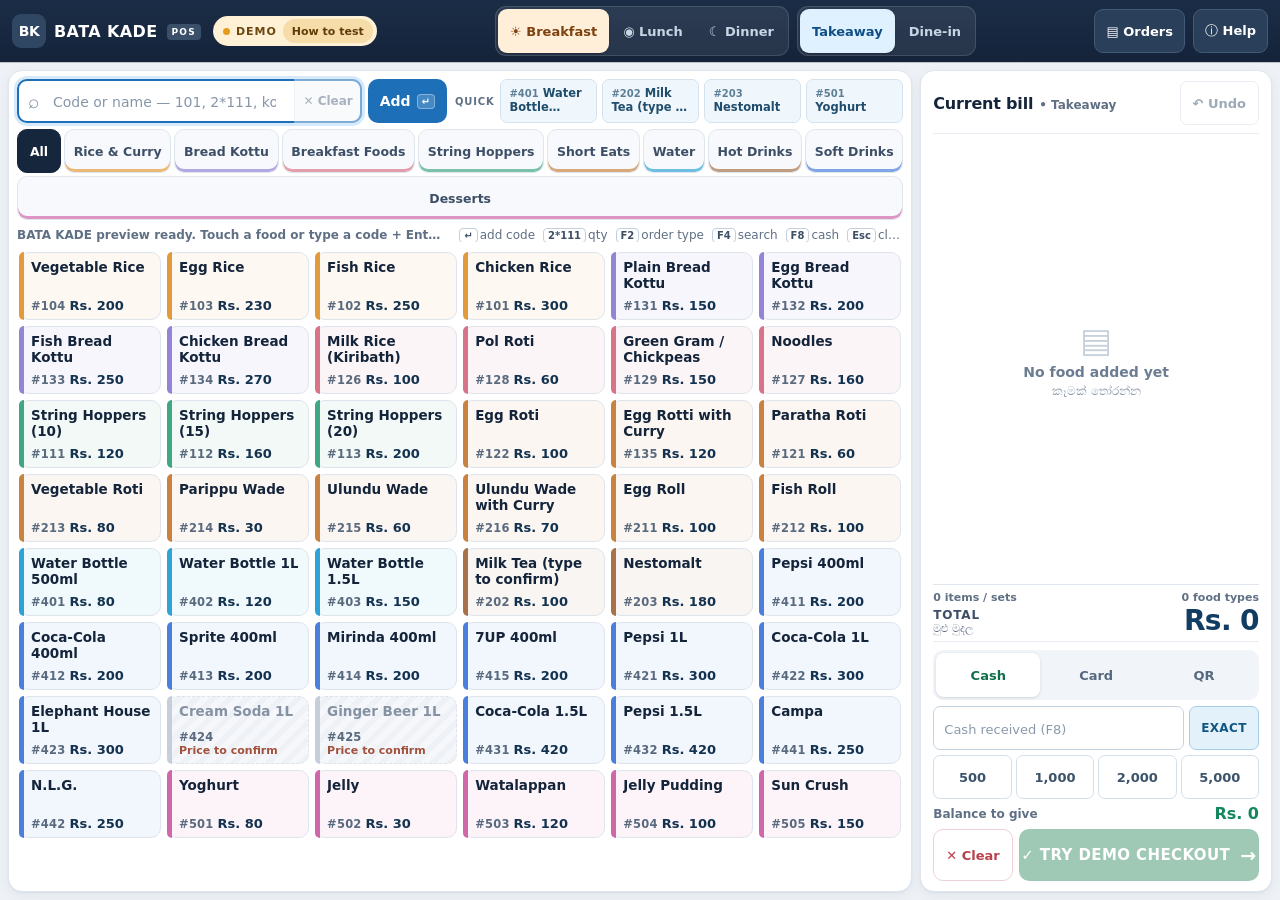
<file: preview/index.html>
<!DOCTYPE html>
<html lang="en">
<head>
  <meta charset="UTF-8" />
  <meta name="viewport" content="width=device-width, initial-scale=1.0" />
  <meta name="theme-color" content="#16263c" />
  <meta name="robots" content="noindex,nofollow,noarchive" />
  <title>BATA KADE | Touchscreen POS Preview</title>
  <link rel="icon" type="image/svg+xml" href="./favicon.svg" />
  <link rel="stylesheet" href="./style.css?v=compact-1" />
</head>
<body>
  <div class="app-shell">
    <header class="app-header">
      <div class="brand" title="BATA KADE POS • Touch &amp; keyboard ordering">
        <div class="brand-mark">BK</div>
        <div class="brand-name">BATA KADE <span>POS</span></div>
      </div>
      <div id="demo-banner" class="demo-pill-head" title="Owner menu updated 17 Nov 2026. DEMO only — no real orders or payments.">
        <span class="demo-dot" aria-hidden="true"></span><strong>DEMO</strong><span class="demo-text">No real orders or payments</span>
        <button id="banner-owner" type="button">How to test</button>
      </div>

      <div class="head-controls">
        <div class="seg meal-switch" role="group" aria-label="Meal menu (කෑම වේල)">
          <button class="seg-btn meal-btn active" data-meal="breakfast" aria-pressed="true"><span aria-hidden="true">☀</span> Breakfast</button>
          <button class="seg-btn meal-btn" data-meal="lunch" aria-pressed="false"><span aria-hidden="true">◉</span> Lunch</button>
          <button class="seg-btn meal-btn" data-meal="dinner" aria-pressed="false"><span aria-hidden="true">☾</span> Dinner</button>
        </div>
        <div class="seg service-switch" role="group" aria-label="Order type (F2)">
          <button class="seg-btn service-btn active" data-service="Takeaway" aria-pressed="true">Takeaway</button>
          <button class="seg-btn service-btn" data-service="Dine-in" aria-pressed="false">Dine-in</button>
        </div>
        <div id="table-area" class="table-number hidden"><label for="table-no">Table</label><input id="table-no" type="text" inputmode="numeric" maxlength="10" placeholder="No." /></div>
      </div>

      <div class="header-actions">
        <span class="local-indicator" hidden></span>
        <span id="clock" class="clock">--:--</span>
        <button class="header-button" id="open-orders" title="Previous orders"><span aria-hidden="true">▤</span> <span class="hb-label">Orders</span></button>
        <button class="header-button" id="open-owner" title="How to test this preview"><span aria-hidden="true">ⓘ</span> <span class="hb-label">Help</span></button>
      </div>
    </header>

    <main class="workspace">
      <section class="catalog" aria-label="Food selection">
        <div class="catalog-top">
          <div class="search-row">
            <form id="code-form" class="code-form" autocomplete="off" role="search">
              <div class="search-field">
                <span class="search-icon" aria-hidden="true">⌕</span>
                <input id="code-input" type="text" inputmode="text" placeholder="Code or name — 101, 2*111, kottu" aria-label="Food code, quantity times code, or food name" aria-describedby="search-status" spellcheck="false" />
                <button type="button" id="clear-search" class="clear-search" aria-label="Clear search and category" title="Clear search (Esc)"><span aria-hidden="true">✕</span><span class="clear-label">Clear</span></button>
              </div>
              <button type="submit" class="add-code-button" title="Add code (Enter)">Add <kbd>↵</kbd></button>
            </form>
            <div class="quick-extras" aria-label="Quick picks"><span class="quick-extras-title">Quick</span><div id="quick-extras-buttons" class="quick-extras-buttons"></div></div>
          </div>
          <nav id="category-filters" class="category-filters" aria-label="Food categories"></nav>
          <div class="status-line">
            <div class="feedback-line" id="feedback" aria-live="polite">Loading menu…</div>
            <div id="search-status" class="search-status" role="status" aria-live="polite"></div>
          </div>
        </div>
        <div id="menu-scroll" class="menu-scroll">
          <div id="menu-groups"></div>
        </div>
      </section>

      <aside class="bill-panel" id="bill-panel" aria-label="Current bill">
        <div class="bill-head">
          <div class="bill-title"><h2>Current bill</h2><span id="bill-mode" class="bill-mode">• Takeaway</span></div>
          <button class="undo-button" id="undo-button" disabled title="Undo last change">↶ Undo</button>
        </div>
        <div id="bill-items" class="bill-items"><div class="empty-cart"><div class="empty-icon">▤</div><strong>No food added yet</strong><span>කෑමක් තෝරන්න</span></div></div>
        <div class="bill-summary">
          <div class="summary-counts"><span id="bill-units">0 items</span><span id="bill-lines">0 types</span></div>
          <div class="total-row"><div class="total-label">TOTAL<small>මුළු මුදල</small></div><div id="bill-total" class="total-number">Rs. 0</div></div>
        </div>
        <div class="pay-section">
          <div class="payment-tabs" role="group" aria-label="Payment method">
            <button class="payment-btn active" data-payment="Cash">Cash</button>
            <button class="payment-btn" data-payment="Card">Card</button>
            <button class="payment-btn" data-payment="QR">QR</button>
          </div>
          <div id="cash-box" class="cash-box">
            <div class="cash-top">
              <label for="cash-received" class="sr-only">Cash received (Rs.)</label>
              <input id="cash-received" type="number" min="0" step="1" placeholder="Cash received (F8)" inputmode="numeric" />
              <button id="exact-cash" class="exact-btn" type="button">EXACT</button>
            </div>
            <div class="cash-presets"><button data-tender="500">500</button><button data-tender="1000">1,000</button><button data-tender="2000">2,000</button><button data-tender="5000">5,000</button></div>
            <div class="change-line"><span>Balance to give</span><strong id="change-amount">Rs. 0</strong></div>
          </div>
          <div id="external-warning" class="external-warning hidden">Demo only: Card / QR selection simulates checkout. No payment is processed.</div>
          <div class="checkout-row">
            <button class="cancel-btn" id="cancel-btn" title="Clear current order">✕ <span>Clear</span></button>
            <button class="complete-btn" id="complete-btn" disabled>✓ TRY DEMO CHECKOUT <span>→</span></button>
          </div>
        </div>
      </aside>
    </main>

    <button type="button" id="mobile-bill-bar" class="mobile-bill-bar" aria-controls="bill-panel"><span id="mobile-bill-count">0 items</span><strong id="mobile-bill-total">Rs. 0</strong><span class="mbb-go">Bill ↓</span></button>
  </div>

  <div id="modal-backdrop" class="modal-backdrop hidden" role="presentation"><div id="modal-content" class="modal" role="dialog" aria-modal="true" aria-label="Dialog"></div></div>
  <div id="toast" class="toast hidden" role="status"></div>
  <script src="./demo-api.js?v=owner-menu-1" defer></script>
  <script src="./app.js?v=compact-1" defer></script>
</body>
</html>
</file>
<file: preview/style.css>
/* BATA KADE POS preview — compact cashier layout (dependency-free) */
:root{
  --ink:#14243a;--ink-2:#3d4f66;--muted:#5f6f84;--line:#dfe6ee;--line-2:#e9eef4;
  --bg:#eef2f7;--panel:#ffffff;--navy:#16263c;--navy-2:#22364f;
  --accent:#1d6fb8;--accent-ink:#0f4f86;--ok:#14875c;--ok-2:#0f6f4b;--ok-bg:#e5f6ee;
  --warn-bg:#fff3dc;--warn-ink:#7a5112;--danger:#b8404a;
  --r-sm:7px;--r:10px;--r-lg:14px;
  --shadow:0 1px 2px rgba(20,36,58,.06),0 4px 14px rgba(20,36,58,.05);
  --tile-h:68px;--tile-min:124px;--gap:6px;--touch:44px;
  font-family:"Segoe UI","Nirmala UI","Iskoola Pota",system-ui,-apple-system,Arial,sans-serif;
  color:var(--ink);background:var(--bg);font-synthesis:none;-webkit-tap-highlight-color:transparent;
}
*{box-sizing:border-box}
html,body{margin:0;height:100%;overflow:hidden;background:var(--bg)}
button,input{font:inherit;color:inherit}
button{cursor:pointer;touch-action:manipulation}
button:disabled{cursor:not-allowed;opacity:.5}
button:focus-visible,input:focus-visible{outline:3px solid #3a9ae6;outline-offset:2px}
.hidden{display:none!important}
.sr-only{position:absolute;width:1px;height:1px;overflow:hidden;clip:rect(0 0 0 0);white-space:nowrap}
kbd{font-family:inherit;font-size:10px;font-weight:800;border:1px solid #c3cfdc;background:#fff;border-radius:4px;padding:1px 4px;color:var(--ink-2)}

.app-shell{height:100dvh;min-height:560px;display:flex;flex-direction:column}

/* ---------- Header: brand, demo label, meal + order type, actions ---------- */
.app-header{flex:none;min-height:56px;display:flex;align-items:center;gap:12px;padding:6px 12px;
  background:linear-gradient(180deg,#1b2d46,#14233a);color:#fff;box-shadow:0 1px 0 rgba(0,0,0,.2)}
.brand{display:flex;align-items:center;gap:8px;flex:none}
.brand-mark{width:34px;height:34px;border-radius:9px;background:#2f4762;display:grid;place-items:center;font-weight:900;font-size:14px;letter-spacing:-.5px}
.brand-name{font-size:16px;font-weight:900;letter-spacing:.4px;white-space:nowrap}
.brand-name span{font-size:9px;background:#3a5069;padding:3px 5px;border-radius:4px;margin-left:3px;vertical-align:middle;letter-spacing:1.2px}
.demo-pill-head{flex:none;display:flex;align-items:center;gap:6px;background:#fff1d6;color:#6b4710;border-radius:999px;padding:3px 4px 3px 10px;font-size:12px;min-height:30px}
.demo-pill-head strong{font-size:11px;letter-spacing:1px}
.demo-dot{width:7px;height:7px;border-radius:50%;background:#e89a1c}
.demo-pill-head button{border:0;background:#f6dca8;color:#5f3d08;border-radius:999px;font-size:11px;font-weight:800;padding:4px 9px;min-height:24px}
.demo-pill-head button:hover{background:#efcd88}
.head-controls{display:flex;align-items:center;gap:8px;flex:1;min-width:0;justify-content:center}
.seg{display:flex;background:rgba(255,255,255,.08);border:1px solid rgba(255,255,255,.12);border-radius:11px;padding:2px;gap:2px}
.seg-btn{border:0;background:transparent;color:#c9d6e5;min-height:var(--touch);padding:0 12px;border-radius:9px;font-size:13px;font-weight:750;white-space:nowrap;transition:background .12s,color .12s}
.seg-btn:hover{background:rgba(255,255,255,.08);color:#fff}
.meal-btn.active{background:#ffefd9;color:#7d420f;box-shadow:0 1px 2px rgba(0,0,0,.2)}
.service-btn.active{background:#dff0ff;color:#0f4f86;box-shadow:0 1px 2px rgba(0,0,0,.2)}
.table-number{display:flex;align-items:center;gap:6px;font-size:12px;font-weight:800;color:#dbe6f2}
.table-number input{width:64px;height:var(--touch);border:1px solid #4a6280;background:#fff;color:var(--ink);border-radius:8px;padding:0 8px;font-weight:800;font-size:15px}
.header-actions{display:flex;align-items:center;gap:8px;flex:none}
.clock{font-weight:800;font-size:14px;font-variant-numeric:tabular-nums;white-space:nowrap;color:#dbe6f2;padding:0 4px}
.header-button{background:#2a3f59;color:#fff;border:1px solid #435a76;border-radius:9px;min-height:var(--touch);min-width:var(--touch);padding:0 11px;font-weight:700;font-size:13px}
.header-button:hover{background:#36506f}

/* ---------- Workspace: 72% products / 28% bill ---------- */
.workspace{flex:1;min-height:0;display:grid;grid-template-columns:minmax(0,72fr) minmax(318px,28fr);gap:8px;padding:8px}
.catalog,.bill-panel{min-width:0;min-height:0;background:var(--panel);border:1px solid var(--line);border-radius:var(--r-lg);box-shadow:var(--shadow)}
.catalog{display:flex;flex-direction:column;padding:8px 8px 0;overflow:hidden}
.catalog-top{flex:none;display:flex;flex-direction:column;gap:6px;padding-bottom:0}

/* Search */
.search-row{display:flex;gap:8px;align-items:center;min-width:0}
.code-form{display:flex;gap:6px;flex:0 1 430px;min-width:240px}
.search-field{position:relative;flex:1;min-width:0}
.search-icon{position:absolute;left:11px;top:50%;transform:translateY(-52%);font-size:19px;color:#7d8da2;pointer-events:none}
.code-form input{height:var(--touch);width:100%;border:2px solid #b8c7d8;border-radius:var(--r);padding:0 84px 0 34px;font-size:17px;font-weight:700;letter-spacing:.3px;background:#fff;transition:border-color .12s,box-shadow .12s}
.code-form input::placeholder{font-weight:500;color:#8796a9;font-size:14px;letter-spacing:0}
.code-form input:focus{border-color:var(--accent);outline:none;box-shadow:0 0 0 3px #d6eafc}
.clear-search{position:absolute;right:0;top:0;height:var(--touch);min-width:var(--touch);border:0;border-left:1px solid #dbe4ee;border-radius:0 var(--r) var(--r) 0;background:#f1f5f9;color:#3f556e;font-size:12px;font-weight:800;display:flex;align-items:center;gap:4px;padding:0 9px}
.clear-search:hover{background:#e1e9f2}
.clear-search[data-empty="true"]{opacity:.45}
.add-code-button{flex:none;min-width:72px;height:var(--touch);border:0;border-radius:var(--r);background:var(--accent);color:#fff;font-weight:850;font-size:14px;display:flex;align-items:center;justify-content:center;gap:6px;padding:0 12px}
.add-code-button:hover{background:var(--accent-ink)}
.add-code-button kbd{background:rgba(255,255,255,.18);border-color:rgba(255,255,255,.35);color:#fff}
.quick-extras{flex:1;display:flex;align-items:center;gap:6px;min-width:0}
.quick-extras-title{font-size:10px;font-weight:900;letter-spacing:.8px;text-transform:uppercase;color:var(--muted)}
.quick-extras-buttons{flex:1;display:flex;gap:5px;min-width:0;overflow:hidden}
.quick-extra-btn{flex:1 1 0;max-width:190px;min-width:0;height:var(--touch);border:1px solid #d3e2ee;background:#f0f7fc;color:#204d6c;border-radius:var(--r-sm);padding:0 8px;font-size:11.5px;line-height:1.2;font-weight:800;text-align:left;display:flex;align-items:center;overflow:hidden;transition:background .12s,transform .08s}
.quick-extra-btn .q-wrap{display:-webkit-box;-webkit-line-clamp:2;-webkit-box-orient:vertical;overflow:hidden}
.quick-extra-btn:hover{background:#e2f0fa}
.quick-extra-btn:active{transform:scale(.97)}
.quick-extra-btn .q-code{font-size:10px;opacity:.7;font-variant-numeric:tabular-nums}

/* Categories: one compact row on desktop, wraps rather than scrolling */
.category-filters{display:flex;flex-wrap:wrap;gap:4px}
.category-filter{flex:1 1 auto;min-height:var(--touch);min-width:var(--touch);border:1px solid var(--line);background:#f7f9fc;color:var(--ink-2);border-radius:var(--r);padding:0 8px;font-size:13px;font-weight:750;white-space:nowrap;display:flex;align-items:center;justify-content:center;gap:6px;transition:background .12s,border-color .12s,color .12s}
.category-filter:hover{background:#eef3f9;border-color:#cdd8e4}
.category-filter .cat-dot{width:8px;height:8px;border-radius:50%;background:var(--cat,#9aa7b6);flex:none}
.category-filter[data-cat]{box-shadow:inset 0 -3px 0 color-mix(in srgb,var(--cat) 70%,#fff)}
.category-filter.active[data-cat]{box-shadow:inset 0 -3px 0 var(--cat)}
.category-filter .cat-count{font-size:11px;font-weight:700;color:#7a899c;font-variant-numeric:tabular-nums}
.category-filter.active{background:var(--navy);border-color:var(--navy);color:#fff}
.category-filter.active .cat-count{color:#b9c8da}

.status-line{display:flex;align-items:center;justify-content:space-between;gap:10px;min-height:18px;font-size:12px}
.feedback-line{color:var(--muted);white-space:nowrap;overflow:hidden;text-overflow:ellipsis;min-width:0;font-weight:600}
.feedback-line.positive{color:var(--ok);font-weight:800}
.feedback-line.error{color:var(--danger);font-weight:800}
.search-status{color:var(--muted);white-space:nowrap;overflow:hidden;text-overflow:ellipsis;min-width:0;text-align:right}
.search-status b{color:var(--ink)}
.search-status .hint{margin-left:8px}
.search-status .hint kbd{margin-right:2px}

/* ---------- Product grid ---------- */
.menu-scroll{flex:1;min-height:0;overflow-y:auto;padding:8px 2px 10px;overscroll-behavior:contain;scrollbar-width:thin;scrollbar-color:#bfcbd8 transparent}
.food-grid{display:grid;grid-template-columns:repeat(auto-fill,minmax(var(--tile-min),1fr));grid-auto-rows:var(--tile-h);gap:var(--gap)}
.food-tile{--cat:#9aa7b6;position:relative;min-height:var(--touch);min-width:0;display:flex;flex-direction:column;justify-content:space-between;gap:2px;padding:7px 8px 6px 11px;text-align:left;
  border:1px solid #dde4ec;border-radius:var(--r);background:#fff;background:color-mix(in srgb,var(--cat) 7%,#fff);color:var(--ink);user-select:none;overflow:visible;
  transition:border-color .12s,background-color .12s,box-shadow .12s,transform .08s}
.food-tile::before{content:"";position:absolute;left:-1px;top:-1px;bottom:-1px;width:5px;background:var(--cat);border-radius:var(--r) 0 0 var(--r)}
.food-tile:hover{border-color:color-mix(in srgb,var(--cat) 55%,#9fb3c8);box-shadow:0 2px 8px rgba(20,36,58,.08)}
.food-tile:active{transform:scale(.97)}
.food-name{font-size:13.5px;font-weight:750;line-height:1.18;display:-webkit-box;-webkit-line-clamp:2;-webkit-box-orient:vertical;overflow:hidden;word-break:break-word}
.food-name mark,.q-name mark{background:#fff0a8;color:inherit;border-radius:2px;padding:0 1px}
.food-meta{display:flex;align-items:center;justify-content:space-between;gap:4px;font-variant-numeric:tabular-nums}
.food-code{font-size:11.5px;font-weight:800;color:#5a6a7e;letter-spacing:.2px}
.food-code mark{background:#fff0a8;color:inherit;border-radius:2px}
.food-price{font-size:13px;font-weight:850;color:#13324f;white-space:nowrap}
.food-qty{display:none;position:absolute;top:-7px;right:5px;z-index:1;font-size:11px;font-weight:900;color:#fff;background:var(--ok);border-radius:999px;padding:0 6px;line-height:16px;box-shadow:0 0 0 2px #fff;font-variant-numeric:tabular-nums}
.food-tile.in-cart{border-color:#86c9a8;box-shadow:inset 0 0 0 1px #9fd6ba}
.food-tile.in-cart .food-qty{display:inline-block}
.food-tile.is-exact{border-color:var(--accent);box-shadow:0 0 0 2px #9ccbf3}
.food-tile:disabled{background:repeating-linear-gradient(135deg,#f5f7fa 0 6px,#eef1f5 6px 12px);border-style:dashed;opacity:1;color:#8592a3}
.food-tile:disabled::before{background:#c5ced9}
.food-tile:disabled .food-price{color:#a1513c;font-size:11px;font-weight:800}
.food-tile:disabled:active{transform:none}
.food-tile:disabled .food-name{-webkit-line-clamp:1}
.food-tile:disabled .food-meta{flex-direction:column;align-items:flex-start;gap:0}

/* Category colours (subtle) */
[data-cat="rice-curry"]{--cat:#e39a3b}
[data-cat="bread-kottu"]{--cat:#9384d6}
[data-cat="breakfast-foods"]{--cat:#d9738a}
[data-cat="string-hoppers"]{--cat:#3fa783}
[data-cat="short-eats"]{--cat:#c9823f}
[data-cat="fried-rice"]{--cat:#d2a92f}
[data-cat="kottu"]{--cat:#7b6fd6}
[data-cat="water"]{--cat:#2fa3d6}
[data-cat="hot-drinks"]{--cat:#a8714a}
[data-cat="soft-drinks"]{--cat:#4a7fdc}
[data-cat="desserts"]{--cat:#cf67a9}

.empty-menu{padding:48px 16px;text-align:center;color:var(--muted);font-weight:600;line-height:1.6}
.empty-menu strong{display:block;color:var(--ink);font-size:16px;margin-bottom:2px}
.empty-menu .suggest{display:flex;flex-wrap:wrap;gap:6px;justify-content:center;margin-top:12px}
.empty-menu .suggest button{min-height:var(--touch);border:1px solid #c9d8e7;background:#f2f7fc;color:var(--accent-ink);border-radius:var(--r);padding:0 14px;font-weight:800}

/* ---------- Bill ---------- */
.bill-panel{display:flex;flex-direction:column;padding:10px 12px;overflow:hidden}
.bill-head{flex:none;display:flex;align-items:center;justify-content:space-between;gap:8px;padding-bottom:8px;border-bottom:1px solid var(--line-2)}
.bill-title{display:flex;align-items:baseline;gap:6px;min-width:0}
.bill-head h2{font-size:16px;margin:0;letter-spacing:-.2px;white-space:nowrap}
.bill-mode{font-size:12px;color:var(--muted);font-weight:700;white-space:nowrap;overflow:hidden;text-overflow:ellipsis}
.undo-button{flex:none;min-height:var(--touch);border:1px solid #d1dce8;background:#fff;color:#3b5672;border-radius:var(--r-sm);padding:0 12px;font-weight:800;font-size:13px}
.undo-button:not(:disabled):hover{background:#f2f6fa}
.bill-items{position:relative;flex:1;min-height:90px;overflow-y:auto;overscroll-behavior:contain;padding:2px 0;scrollbar-width:thin}
.empty-cart{height:100%;min-height:90px;display:flex;flex-direction:column;align-items:center;justify-content:center;gap:4px;color:#8494a7}
.empty-icon{font-size:34px;color:#c7d1dc}
.empty-cart strong{font-size:14px;color:#6c7d92}
.empty-cart span{font-size:12px}
.cart-row{display:grid;grid-template-columns:minmax(0,1fr) auto auto auto;align-items:center;gap:4px;padding:4px 0;border-bottom:1px solid var(--line-2);border-radius:6px}
.cart-desc{display:flex;flex-direction:column;gap:1px;min-width:0}
.cart-desc strong{font-size:13px;line-height:1.2;display:-webkit-box;-webkit-line-clamp:2;-webkit-box-orient:vertical;overflow:hidden}
.cart-desc small{font-size:11px;color:var(--muted);white-space:nowrap;overflow:hidden;text-overflow:ellipsis}
.qty-box{display:flex;align-items:center;border:1px solid #cfdbe7;border-radius:var(--r-sm);background:#f5f8fb;overflow:hidden}
.qty-box button{width:var(--touch);height:var(--touch);border:0;background:transparent;color:#244461;font-weight:900;font-size:19px;line-height:1}
.qty-box button:hover{background:#e6eef6}
.qty-box button:active{background:#d8e5f1}
.qty-count{min-width:28px;text-align:center;font-weight:900;font-size:14px;font-variant-numeric:tabular-nums}
.cart-amount{min-width:62px;text-align:right;font-weight:850;font-size:13px;font-variant-numeric:tabular-nums;white-space:nowrap}
.remove-line{width:var(--touch);height:var(--touch);border:0;background:transparent;color:#b45a63;font-size:16px;border-radius:var(--r-sm)}
.remove-line:hover{background:#fbeef0}
.bill-summary{flex:none;border-top:1px solid var(--line);padding-top:6px}
.summary-counts{display:flex;justify-content:space-between;font-size:11px;color:var(--muted);font-weight:600}
.total-row{display:flex;justify-content:space-between;align-items:flex-end;padding:2px 0 6px}
.total-label{font-weight:900;font-size:12px;letter-spacing:.8px;color:var(--ink-2)}
.total-label small{display:block;font-weight:500;letter-spacing:0;color:var(--muted);font-size:11px}
.total-number{font-weight:900;font-size:28px;line-height:1.05;color:#123d63;font-variant-numeric:tabular-nums;letter-spacing:-.6px;white-space:nowrap}
.pay-section{flex:none;display:flex;flex-direction:column;gap:6px;border-top:1px solid var(--line-2);padding-top:8px}
.payment-tabs{display:grid;grid-template-columns:repeat(3,1fr);gap:4px;background:#f1f4f8;padding:3px;border-radius:var(--r)}
.payment-btn{min-height:var(--touch);border:0;background:transparent;border-radius:8px;font-size:13px;font-weight:850;color:#566980;transition:background .12s,color .12s}
.payment-btn.active{background:#fff;color:var(--ok-2);box-shadow:0 1px 3px rgba(20,36,58,.14)}
.cash-box{display:flex;flex-direction:column;gap:5px}
.cash-top{display:flex;gap:5px}
.cash-box input{flex:1;min-width:0;height:var(--touch);border:1px solid #c5d4e3;border-radius:var(--r-sm);padding:0 10px;font-weight:850;font-size:17px;color:#183650;background:#fff}
.cash-box input::placeholder{font-weight:500;font-size:13px;color:#8a99ab}
.cash-box input:focus{outline:none;border-color:var(--accent);box-shadow:0 0 0 3px #d6eafc}
.exact-btn{flex:none;min-width:70px;height:var(--touch);border:1px solid #a9cde4;background:#e3f1fb;color:#135780;border-radius:var(--r-sm);font-size:12px;font-weight:900;letter-spacing:.4px}
.exact-btn:hover{background:#d3e9f8}
.cash-presets{display:grid;grid-template-columns:repeat(4,minmax(0,1fr));gap:4px}
.cash-presets button{height:var(--touch);background:#fff;border:1px solid #d3dfeb;border-radius:var(--r-sm);color:#3c536b;font-size:13px;font-weight:850;font-variant-numeric:tabular-nums}
.cash-presets button:hover{background:#f3f7fb}
.change-line{display:flex;align-items:center;justify-content:space-between;color:var(--muted);font-size:12px;font-weight:600}
.change-line strong{font-size:16px;color:var(--ok);font-variant-numeric:tabular-nums}
.external-warning{font-size:12px;padding:9px 10px;border-radius:var(--r-sm);background:var(--warn-bg);color:var(--warn-ink);font-weight:600}
.checkout-row{display:flex;gap:6px}
.cancel-btn{flex:none;min-width:var(--touch);height:52px;border:1px solid #ecd2d6;background:#fff;color:var(--danger);border-radius:var(--r);font-size:13px;font-weight:800;padding:0 12px}
.cancel-btn:hover{background:#fdf2f3}
.complete-btn{flex:1;min-width:0;height:52px;border:0;border-radius:var(--r);background:linear-gradient(180deg,#18915f,#127a51);color:#fff;font-size:15px;letter-spacing:.4px;font-weight:900;display:flex;align-items:center;justify-content:center;gap:10px;box-shadow:0 2px 0 #0d6141,0 4px 12px rgba(18,122,81,.22);white-space:nowrap}
.complete-btn:not(:disabled):hover{background:linear-gradient(180deg,#169a63,#108556)}
.complete-btn:not(:disabled):active{transform:translateY(1px);box-shadow:0 1px 0 #0d6141}
.complete-btn:disabled{background:#9fc9b5;box-shadow:none;opacity:1}
.complete-btn span{font-size:19px}

.mobile-bill-bar{display:none}

/* ---------- Feedback animations (short; never block input) ---------- */
@keyframes tile-added{0%{box-shadow:0 0 0 0 rgba(20,135,92,.55);background-color:#dff5ea}100%{box-shadow:0 0 0 8px rgba(20,135,92,0)}}
@keyframes pop{0%{transform:scale(1.35)}100%{transform:scale(1)}}
@keyframes row-flash{0%{background:#d9f3e6}100%{background:transparent}}
@keyframes total-bump{0%{transform:scale(1.07);color:var(--ok)}100%{transform:scale(1)}}
@keyframes shake{0%,100%{transform:translateX(0)}25%{transform:translateX(-4px)}75%{transform:translateX(4px)}}
@keyframes toast-in{from{opacity:0;transform:translate(-50%,8px)}to{opacity:1;transform:translate(-50%,0)}}
.food-tile.just-added{animation:tile-added .42s ease-out}
.food-tile.just-added .food-qty{animation:pop .22s ease-out}
.quick-extra-btn.just-added{animation:tile-added .42s ease-out}
.cart-row.flash{animation:row-flash .6s ease-out}
.cart-row.flash .qty-count{display:inline-block;animation:pop .22s ease-out}
.total-number.bump{animation:total-bump .25s ease-out;transform-origin:right center}
.search-field.shake{animation:shake .22s ease-in-out}
@media (prefers-reduced-motion: reduce){
  *,*::before,*::after{animation-duration:.001ms!important;animation-iteration-count:1!important;transition-duration:.001ms!important;scroll-behavior:auto!important}
}

/* ---------- Modals, receipts, orders (unchanged behaviour) ---------- */
.modal-backdrop{position:fixed;inset:0;background:rgba(14,26,42,.58);z-index:20;display:flex;justify-content:center;align-items:center;padding:18px}
.modal{background:#fff;width:min(720px,100%);max-height:min(93vh,950px);overflow-y:auto;border-radius:16px;padding:22px;box-shadow:0 22px 70px rgba(0,0,0,.28)}
.modal.wide{width:min(1040px,100%)}
.modal-top{display:flex;justify-content:space-between;align-items:start;gap:15px;margin-bottom:16px}
.modal-title{font-size:22px;font-weight:900;margin:0}
.modal-sub{font-size:13px;color:var(--muted);margin-top:4px}
.modal-close{border:1px solid #d8e1ea;background:#fff;min-width:var(--touch);height:var(--touch);border-radius:9px;font-size:21px;color:#5f7790}
.form-label{display:block;font-size:12px;font-weight:900;margin:13px 0 7px;color:#566a80}
.modal-input{height:45px;border:1px solid #b5c8d9;border-radius:9px;padding:0 11px;font-size:16px;width:100%}
.modal-btn{background:var(--accent);color:#fff;border:0;border-radius:9px;font-weight:850;min-height:var(--touch);padding:10px 15px}
.modal-btn.secondary{background:#e9eff5;color:#304d65}
.modal-btn.danger{background:#b54241}
.modal-btn.success{background:var(--ok)}
.modal-actions{display:flex;flex-wrap:wrap;gap:9px;justify-content:flex-end;margin-top:18px}
.modal-message{padding:9px 12px;background:#fff0e4;color:#8f4e21;border-radius:8px;font-size:12px;margin:10px 0}
.receipt-paper{max-width:335px;margin:auto;border:1px dashed #b5c6d5;padding:19px 15px;color:#24364b;background:#fff;font-family:ui-monospace,Consolas,monospace}
.receipt-head{text-align:center;font-weight:900;font-size:20px}
.receipt-note{text-align:center;color:#7a8b9c;font-size:11px;margin:8px 0}
.receipt-line{display:flex;justify-content:space-between;gap:9px;font-size:12px;padding:7px 0;border-bottom:1px dashed #e1e8ef}
.receipt-line b:last-child{white-space:nowrap}
.receipt-total{display:flex;justify-content:space-between;font-weight:900;font-size:18px;margin-top:15px}
.live-pill,.demo-pill{display:inline-block;padding:5px 9px;border-radius:7px;font-weight:900;font-size:11px}
.live-pill{background:#e1f2e8;color:#16734a}
.demo-pill{background:#ffedce;color:#8a5810}
.order-card{border:1px solid #dee7f0;padding:12px;margin:8px 0;border-radius:10px}
.order-card-head{display:flex;align-items:center;justify-content:space-between;gap:10px}
.order-card-title{font-size:15px;font-weight:900}
.order-card-sub{font-size:11px;color:#7a899c}
.order-card-bottom{display:flex;gap:8px;flex-wrap:wrap;justify-content:space-between;margin-top:8px;font-size:12px}
.tiny-btn{font-size:12px;border:1px solid #cbdce9;border-radius:7px;padding:0 10px;min-height:36px;background:#fff;color:#2b536e;font-weight:850}
.admin-tabs{display:flex;gap:7px;margin:12px 0 18px;border-bottom:1px solid #dee7f0;padding-bottom:11px}
.admin-tabs button{border:1px solid #d3dfeb;border-radius:8px;background:#f4f7fa;font-size:13px;padding:10px 14px;font-weight:850}
.admin-tabs button.selected{background:#e2effa;border-color:#8cbee6;color:#1b6699}
.menu-admin-table{border-collapse:collapse;width:100%;font-size:12px}
.menu-admin-table th{text-align:left;color:#7d8da1;font-size:11px;padding:8px 4px;border-bottom:1px solid #dce7ef}
.menu-admin-table td{padding:7px 4px;border-bottom:1px solid #eef2f7}
.menu-admin-table input[type="text"],.menu-admin-table input[type="number"]{height:35px;border:1px solid #cddae7;border-radius:7px;padding:4px 7px;width:100%;font-size:13px}
.meal-checks{display:flex;gap:5px;font-size:11px;white-space:nowrap;align-items:center}
.meal-checks label{display:flex;align-items:center;gap:2px}
.admin-form-grid{display:grid;grid-template-columns:1fr 1fr 1fr;gap:10px}
.settings-card{border:1px solid #d8e4ee;border-radius:11px;padding:15px;margin-bottom:12px}
.settings-card h3{margin:0 0 7px}
.settings-card p{color:#657b91;font-size:13px;line-height:1.55}
.toast{position:fixed;bottom:20px;left:50%;transform:translateX(-50%);z-index:22;padding:11px 18px;background:#1d3a52;color:#fff;border-radius:11px;font-size:13px;font-weight:800;max-width:95%;box-shadow:0 6px 20px rgba(0,0,0,.2);text-align:center;animation:toast-in .16s ease-out}
.warning-text{color:#a44335;font-size:13px}
.muted-text{color:#8494a8;font-size:12px}
.preview-help{font-size:15px;line-height:1.65;color:#394e60}
.preview-help kbd{font-size:12px;padding:2px 6px}
.preview-help-note{padding:13px;border-radius:10px;background:var(--warn-bg);color:#865b18}

/* ---------- Large desktop (1920×1080) ---------- */
@media (min-width:1600px) and (min-height:900px){
  :root{--tile-h:78px;--tile-min:150px;--gap:8px}
  .app-header{min-height:60px;padding:7px 16px}
  .workspace{gap:10px;padding:10px}
  .catalog{padding:10px 10px 0}
  .catalog-top{gap:8px;padding-bottom:8px}
  .food-name{font-size:15px}
  .food-code{font-size:12.5px}
  .food-price{font-size:14.5px}
  .category-filter{font-size:14px}
  .bill-panel{padding:12px 16px}
  .cart-desc strong{font-size:14px}
  .total-number{font-size:34px}
  .bill-head h2{font-size:18px}
}

/* ---------- Medium widths ---------- */
@media (max-width:1500px){
  .category-filter .cat-count,.category-filter .cat-dot{display:none}
  .category-filter{padding:0 6px;font-size:12.5px}
  .category-filters{gap:3px}
}
@media (max-width:1300px){
  .clock{display:none}
  .demo-text{display:none}
}
@media (max-width:1180px){
  .hb-label{display:none}
  .quick-extras{display:none}
  .code-form{flex:1}
  .brand-name{display:none}
  .workspace{grid-template-columns:minmax(0,1fr) minmax(310px,32%)}
}

/* ---------- Narrow / mobile: stacked, page scrolls ---------- */
@media (max-width:840px){
  :root{--tile-min:104px;--tile-h:66px}
  html,body{overflow:auto;height:auto}
  .app-shell{height:auto;min-height:100dvh;padding-bottom:64px}
  .app-header{flex-wrap:wrap;gap:6px 8px;padding:6px 8px}
  .brand-name{display:block;font-size:15px}
  .demo-pill-head{order:2;margin-left:auto}
  .header-actions{order:3}
  .head-controls{order:4;flex-basis:100%;justify-content:flex-start;flex-wrap:wrap;gap:6px}
  .seg-btn{padding:0 10px;font-size:13px}
  .meal-switch{flex:1 1 auto}.meal-switch .seg-btn{flex:1}
  .workspace{display:flex;flex-direction:column;padding:6px;gap:6px}
  .catalog{overflow:visible;padding:6px 6px 0}
  .catalog-top{position:sticky;top:0;z-index:5;background:#fff;margin:0 -6px;padding:6px 6px 6px;border-radius:var(--r-lg) var(--r-lg) 0 0;box-shadow:0 6px 8px -8px rgba(20,36,58,.3)}
  .quick-extras{display:flex}
  .search-row{flex-wrap:wrap}
  .code-form{flex:1 1 100%;min-width:0}
  .quick-extras-buttons{overflow-x:auto;scrollbar-width:none}
  .quick-extra-btn{flex:none;max-width:none;width:auto}
  .category-filter .cat-dot{display:inline-block}
  .category-filters{flex-wrap:nowrap;overflow-x:auto;scrollbar-width:none;margin:0 -6px;padding:0 6px}
  .category-filter{flex:none;padding:0 12px}
  .search-status .hint{display:none}
  .menu-scroll{overflow:visible;flex:none}
  .bill-panel{overflow:visible;scroll-margin-top:8px}
  .bill-items{max-height:none;flex:none}
  .mobile-bill-bar{display:flex;position:fixed;left:8px;right:8px;bottom:8px;z-index:15;align-items:center;gap:10px;min-height:52px;padding:0 14px;border:0;border-radius:var(--r-lg);
    background:rgba(22,38,60,.94);color:#fff;box-shadow:0 8px 24px rgba(20,36,58,.3);backdrop-filter:blur(8px);-webkit-backdrop-filter:blur(8px);font-size:13px;font-weight:700}
  .mobile-bill-bar strong{font-size:18px;font-variant-numeric:tabular-nums}
  .mobile-bill-bar .mbb-go{margin-left:auto;background:#18915f;padding:8px 12px;border-radius:9px;font-weight:900}
  .toast{bottom:72px}
}
@media (max-width:420px){
  .demo-pill-head button{display:none}
  .demo-pill-head{padding-right:10px}
  .brand-mark{width:30px;height:30px;font-size:12px}
  .modal{padding:15px}
  .admin-form-grid{grid-template-columns:1fr}
  .menu-admin-table{min-width:690px}
  .admin-scroll{overflow-x:auto}
}
</file>
